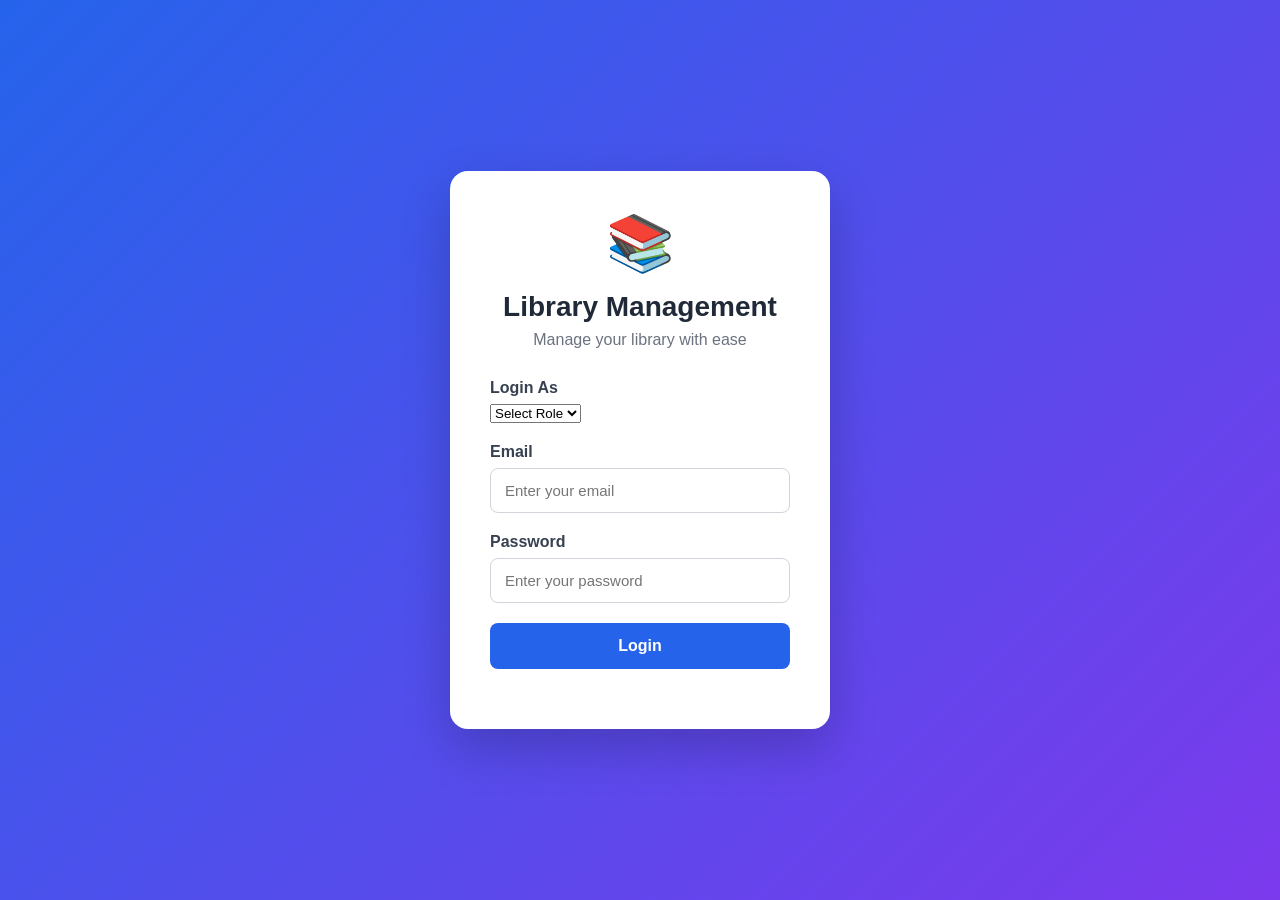
<file: ModernLibraryFrontend/index.html>
<!DOCTYPE html>
<html lang="en">
<head>
    <meta charset="UTF-8">
    <meta name="viewport" content="width=device-width, initial-scale=1.0">
    <title>Library Management System</title>
</head>
<body>

<script>
    window.location.href = "pages/login.html";
</script>

</body>
</html>
</file>
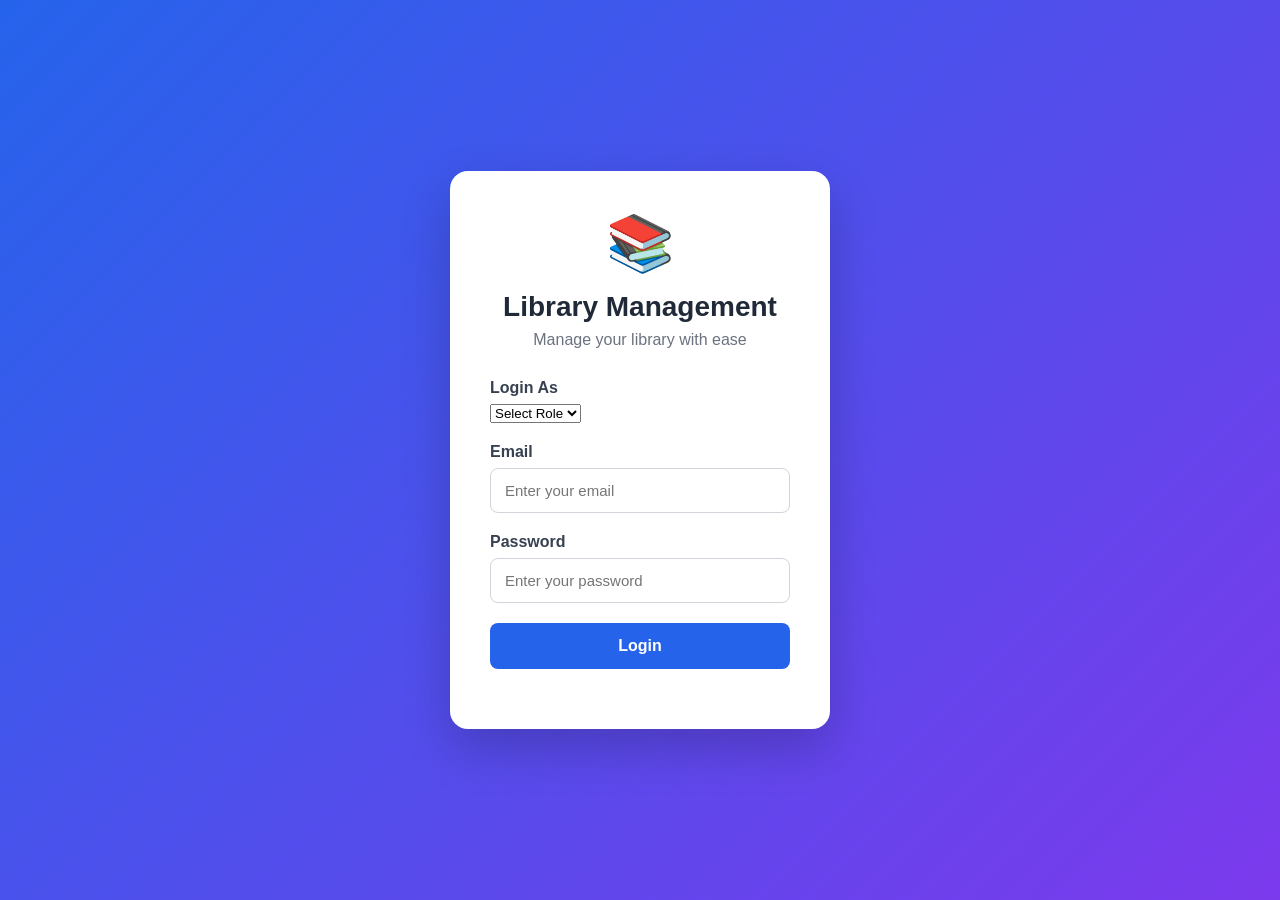
<file: ModernLibraryFrontend/pages/admin-dashboard.html>
<!DOCTYPE html>
<html lang="en">

<head>
    <meta charset="UTF-8">
    <meta name="viewport" content="width=device-width, initial-scale=1.0">

    <title>Library Management - Admin Dashboard</title>

    <link rel="stylesheet" href="../css/style.css">
</head>

<body class="dashboard-page">

    <!-- ============================= -->
    <!-- SIDEBAR -->
    <!-- ============================= -->

    <aside class="sidebar">

        <div class="sidebar-logo">
            📚
            <span>Library</span>
        </div>

        <nav class="sidebar-menu">

            <a href="#dashboard"
               class="menu-item active"
               onclick="showDashboard(event, this)">
                🏠
                <span>Dashboard</span>
            </a>

            <a href="#libraryCollection"
               class="menu-item"
               onclick="showBooks(event, this)">
                📚
                <span>Manage Books</span>
            </a>

            <a href="#searchInput"
               class="menu-item"
               onclick="focusSearch(event, this)">
                🔍
                <span>Search Books</span>
            </a>

            <a href="users.html" class="menu-item">
    👥
    <span>Users</span>
</a>

        </nav>
<div class="sidebar-bottom">

   <a href="settings.html" class="menu-item">
    ⚙️
    <span>Settings</span>
</a>

    <a href="#" class="menu-item logout" onclick="logout(event)">
        🚪
        <span>Logout</span>
    </a>

</div>
       
    </aside>


    <!-- ============================= -->
    <!-- MAIN CONTENT -->
    <!-- ============================= -->

    <main class="main-content" id="dashboard">

        <!-- TOP BAR -->

        <header class="topbar">

            <div>
                <h1>Dashboard</h1>

                <p>
                    Welcome back, Admin 👋
                </p>
            </div>

            <div class="admin-profile">

                <div class="profile-avatar">
                    A
                </div>

                <div>
                    <strong>Admin</strong>
                    <small>Administrator</small>
                </div>

            </div>

        </header>


        <!-- ============================= -->
        <!-- STATISTICS -->
        <!-- ============================= -->

        <section class="stats-grid">

            <div class="stat-card">

                <div class="stat-icon">
                    📚
                </div>

                <div>
                    <p>Total Books</p>
                    <h2 id="totalBooks">0</h2>
                </div>

            </div>


            <div class="stat-card">

                <div class="stat-icon">
                    ✅
                </div>

                <div>
                    <p>Available Books</p>
                    <h2 id="availableBooks">0</h2>
                </div>

            </div>


            <div class="stat-card">

                <div class="stat-icon">
                    📖
                </div>

                <div>
                    <p>Issued Books</p>
                    <h2 id="issuedBooks">0</h2>
                </div>

            </div>


            <div class="stat-card">

                <div class="stat-icon">
                    👥
                </div>

                <div>
                    <p>Total Users</p>
                    <h2 id="totalUsers">0</h2>
                </div>

            </div>

        </section>


        <!-- ============================= -->
        <!-- BOOKS SECTION -->
        <!-- ============================= -->

        <section class="dashboard-section" id="libraryCollection">

            <div class="section-header">

                <div>
                    <h2>Library Collection</h2>

                    <p>
                        Manage books in your library
                    </p>
                </div>

                <button
                    class="primary-button"
                    onclick="openAddBookModal()">

                    + Add Book

                </button>

            </div>


            <!-- SEARCH -->

            <div class="search-box">

                <input
                    type="text"
                    id="searchInput"
                    placeholder="Search books by title, author or category..."
                >

                <button type="button">
                    🔍
                </button>

            </div>


            <!-- BOOKS TABLE -->

            <div class="table-container">

                <table>

                    <thead>

                        <tr>

                            <th>ID</th>
                            <th>Title</th>
                            <th>Author</th>
                            <th>Category</th>
                            <th>ISBN</th>
                            <th>Quantity</th>
                            <th>Available</th>
                            <th>Actions</th>

                        </tr>

                    </thead>

                    <tbody id="booksTableBody">

                        <tr>

                            <td colspan="8">
                                Loading books...
                            </td>

                        </tr>

                    </tbody>

                </table>

            </div>

        </section>

    </main>


    <!-- ============================= -->
    <!-- ADD BOOK MODAL -->
    <!-- ============================= -->

    <div id="addBookModal" class="modal">

        <div class="modal-content">

            <div class="modal-header">

                <div>

                    <h2>Add New Book</h2>

                    <p>
                        Add a book to your library collection
                    </p>

                </div>

                <button
                    type="button"
                    class="close-button"
                    onclick="closeAddBookModal()">

                    ✕

                </button>

            </div>


            <form id="addBookForm">

                <div class="form-row">

                    <div class="dashboard-form-group">

                        <label>Book Title</label>

                        <input
                            type="text"
                            id="bookTitle"
                            placeholder="Enter book title"
                            required
                        >

                    </div>


                    <div class="dashboard-form-group">

                        <label>Author</label>

                        <input
                            type="text"
                            id="bookAuthor"
                            placeholder="Enter author name"
                            required
                        >

                    </div>

                </div>


                <div class="form-row">

                    <div class="dashboard-form-group">

                        <label>Category</label>

                        <input
                            type="text"
                            id="bookCategory"
                            placeholder="Enter category"
                            required
                        >

                    </div>


                    <div class="dashboard-form-group">

                        <label>ISBN</label>

                        <input
                            type="text"
                            id="bookIsbn"
                            placeholder="Enter ISBN"
                            required
                        >

                    </div>

                </div>


                <div class="form-row">

                    <div class="dashboard-form-group">

                        <label>Quantity</label>

                        <input
                            type="number"
                            id="bookQuantity"
                            placeholder="Enter quantity"
                            min="1"
                            required
                        >

                    </div>

                </div>


                <div class="modal-actions">

                    <button
                        type="button"
                        class="cancel-button"
                        onclick="closeAddBookModal()">

                        Cancel

                    </button>

                    <button
                        type="submit"
                        class="primary-button">

                        Add Book

                    </button>

                </div>

            </form>

        </div>

    </div>


    <!-- ============================= -->
    <!-- EDIT BOOK MODAL -->
    <!-- ============================= -->

    <div id="editBookModal" class="modal">

        <div class="modal-content">

            <div class="modal-header">

                <div>

                    <h2>Edit Book</h2>

                    <p>
                        Update book information
                    </p>

                </div>

                <button
                    type="button"
                    class="close-button"
                    onclick="closeEditBookModal()">

                    ✕

                </button>

            </div>


            <form id="editBookForm">

                <input
                    type="hidden"
                    id="editBookId"
                >


                <div class="form-row">

                    <div class="dashboard-form-group">

                        <label>Book Title</label>

                        <input
                            type="text"
                            id="editBookTitle"
                            placeholder="Enter book title"
                            required
                        >

                    </div>


                    <div class="dashboard-form-group">

                        <label>Author</label>

                        <input
                            type="text"
                            id="editBookAuthor"
                            placeholder="Enter author name"
                            required
                        >

                    </div>

                </div>


                <div class="form-row">

                    <div class="dashboard-form-group">

                        <label>Category</label>

                        <input
                            type="text"
                            id="editBookCategory"
                            placeholder="Enter category"
                            required
                        >

                    </div>


                    <div class="dashboard-form-group">

                        <label>ISBN</label>

                        <input
                            type="text"
                            id="editBookIsbn"
                            placeholder="Enter ISBN"
                            required
                        >

                    </div>

                </div>


                <div class="form-row">

                    <div class="dashboard-form-group">

                        <label>Quantity</label>

                        <input
                            type="number"
                            id="editBookQuantity"
                            min="1"
                            required
                        >

                    </div>

                </div>


                <div class="modal-actions">

                    <button
                        type="button"
                        class="cancel-button"
                        onclick="closeEditBookModal()">

                        Cancel

                    </button>

                    <button
                        type="submit"
                        class="primary-button">

                        Update Book

                    </button>

                </div>

            </form>

        </div>

    </div>


    <!-- JAVASCRIPT -->

    <script src="../js/app.js"></script>

</body>

</html>
</file>
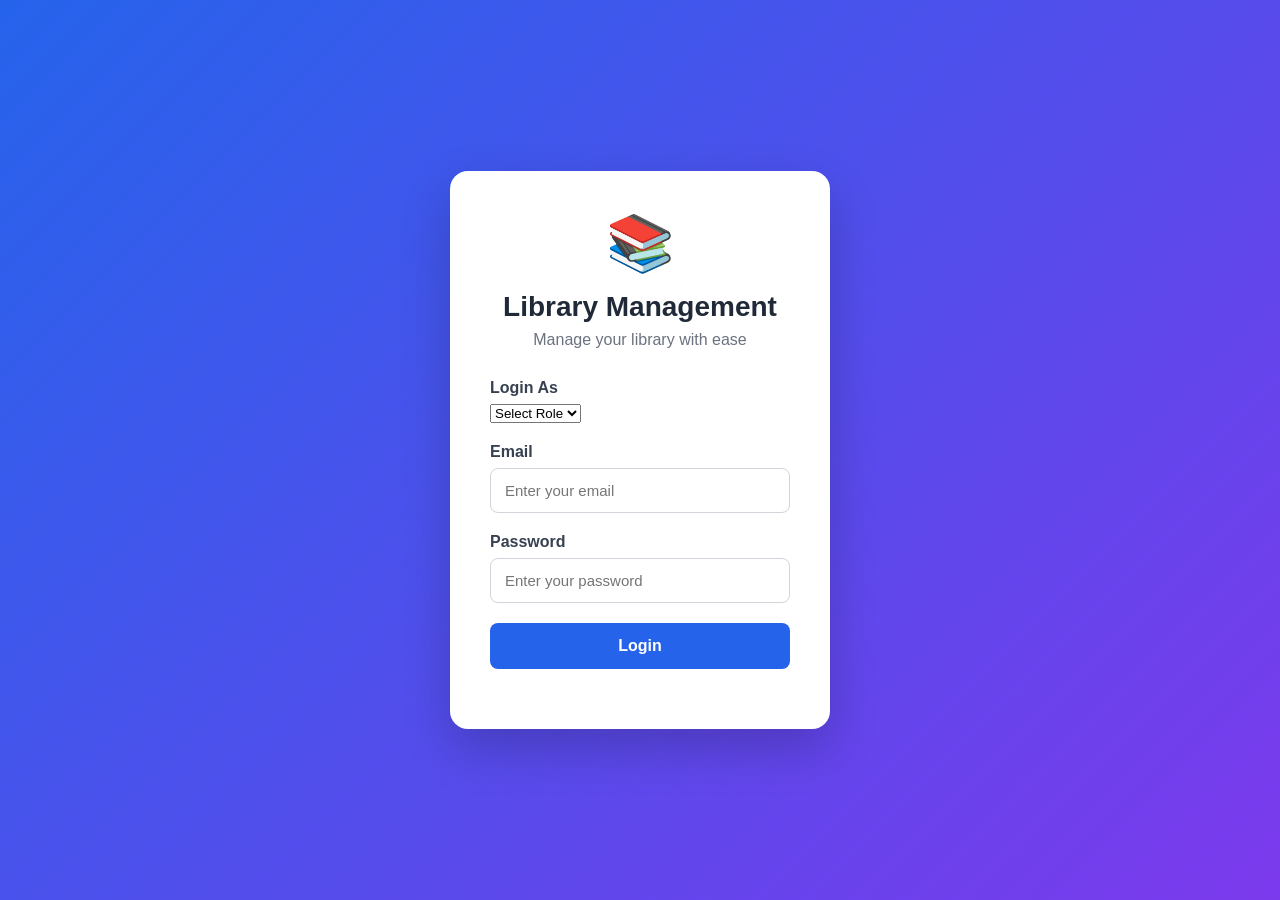
<file: ModernLibraryFrontend/pages/login.html>
<!DOCTYPE html>
<html lang="en">
<head>
    <meta charset="UTF-8">
    <meta name="viewport" content="width=device-width, initial-scale=1.0">

    <title>Library Management System - Login</title>

    <link rel="stylesheet" href="../css/style.css">
</head>

<body class="login-page">

    <div class="login-container">

        <div class="login-card">

            <div class="library-icon">
                📚
            </div>

            <h1>Library Management</h1>

            <p class="login-subtitle">
                Manage your library with ease
            </p>

            <form id="loginForm">
                <div class="form-group">

    <label for="role">Login As</label>

    <select id="role" required>

        <option value="">Select Role</option>

        <option value="admin">Admin</option>

        <option value="user">User</option>

    </select>

</div>

                <div class="form-group">
                    <label for="email">Email</label>

                    <input
                        type="email"
                        id="email"
                        placeholder="Enter your email"
                        required
                    >
                </div>

                <div class="form-group">
                    <label for="password">Password</label>

                    <input
                        type="password"
                        id="password"
                        placeholder="Enter your password"
                        required
                    >
                </div>

                <button type="submit" class="login-button">
                    Login
                </button>

            </form>

            <p id="loginMessage" class="login-message"></p>

        </div>

    </div>

    <script src="../js/auth.js"></script>

</body>
</html>
</file>
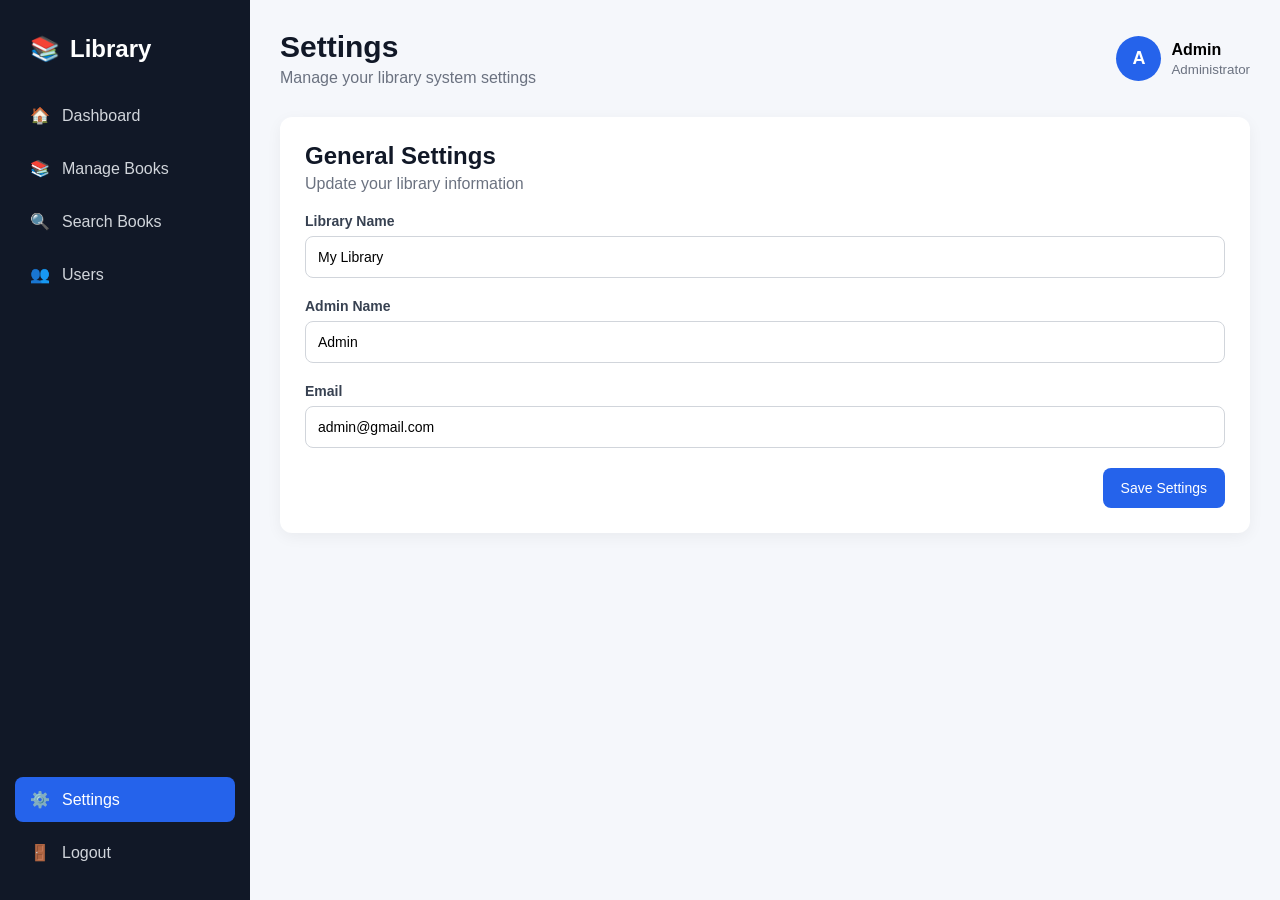
<file: ModernLibraryFrontend/pages/settings.html>
<!DOCTYPE html>
<html lang="en">

<head>

    <meta charset="UTF-8">

    <meta name="viewport"
          content="width=device-width, initial-scale=1.0">

    <title>Library Management - Settings</title>

    <link rel="stylesheet"
          href="../css/style.css">

</head>

<body class="dashboard-page">

    <!-- SIDEBAR -->

    <aside class="sidebar">

        <div class="sidebar-logo">
            📚
            <span>Library</span>
        </div>

        <nav class="sidebar-menu">

            <a href="admin-dashboard.html"
               class="menu-item">
                🏠
                <span>Dashboard</span>
            </a>

            <a href="admin-dashboard.html"
               class="menu-item">
                📚
                <span>Manage Books</span>
            </a>

            <a href="admin-dashboard.html"
               class="menu-item">
                🔍
                <span>Search Books</span>
            </a>

            <a href="#"
               class="menu-item">
                👥
                <span>Users</span>
            </a>

        </nav>

        <div class="sidebar-bottom">

            <a href="settings.html"
               class="menu-item active">
                ⚙️
                <span>Settings</span>
            </a>

            <a href="login.html"
               class="menu-item logout">
                🚪
                <span>Logout</span>
            </a>

        </div>

    </aside>


    <!-- MAIN CONTENT -->

    <main class="main-content">

        <header class="topbar">

            <div>

                <h1>Settings</h1>

                <p>
                    Manage your library system settings
                </p>

            </div>


            <div class="admin-profile">

                <div class="profile-avatar">
                    A
                </div>

                <div>

                    <strong>Admin</strong>

                    <small>
                        Administrator
                    </small>

                </div>

            </div>

        </header>


        <!-- SETTINGS -->

        <section class="dashboard-section">

            <div class="section-header">

                <div>

                    <h2>General Settings</h2>

                    <p>
                        Update your library information
                    </p>

                </div>

            </div>


            <div class="settings-form">

                <div class="dashboard-form-group">

                    <label>
                        Library Name
                    </label>

                    <input
                        type="text"
                        id="libraryName"
                        value="My Library"
                    >

                </div>


                <div class="dashboard-form-group">

                    <label>
                        Admin Name
                    </label>

                    <input
                        type="text"
                        id="adminName"
                        value="Admin"
                    >

                </div>


                <div class="dashboard-form-group">

                    <label>
                        Email
                    </label>

                    <input
                        type="email"
                        id="adminEmail"
                        value="admin@gmail.com"
                    >

                </div>


                <div class="modal-actions">

                    <button
                        class="primary-button"
                        onclick="saveSettings()">

                        Save Settings

                    </button>

                </div>

            </div>

        </section>

    </main>


    <script>

        function saveSettings() {

            const libraryName =
                document.getElementById("libraryName").value;

            const adminName =
                document.getElementById("adminName").value;

            const adminEmail =
                document.getElementById("adminEmail").value;


            if (
                libraryName.trim() === "" ||
                adminName.trim() === "" ||
                adminEmail.trim() === ""
            ) {

                alert("Please fill all fields");

                return;

            }


            alert("Settings saved successfully!");

        }

    </script>

</body>

</html>
</file>
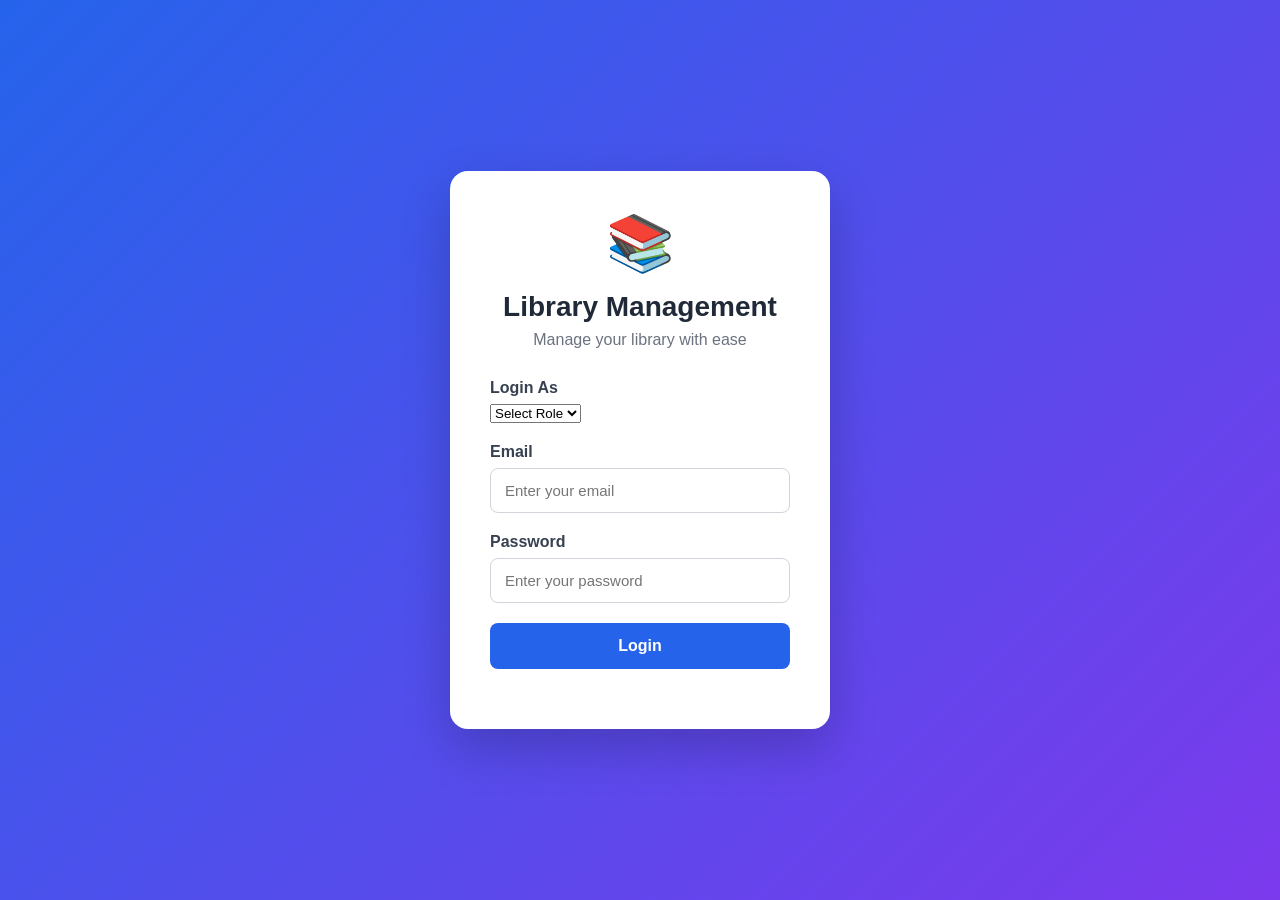
<file: ModernLibraryFrontend/pages/user-dashboard.html>
<!DOCTYPE html>
<html lang="en">

<head>

    <meta charset="UTF-8">

    <meta
        name="viewport"
        content="width=device-width, initial-scale=1.0"
    >

    <title>Library Management - User Dashboard</title>

    <link
        rel="stylesheet"
        href="../css/style.css"
    >

</head>


<body class="dashboard-page">


    <!-- ============================= -->
    <!-- SIDEBAR -->
    <!-- ============================= -->

    <aside class="sidebar">


        <div class="sidebar-logo">

            📚

            <span>Library</span>

        </div>


        <nav class="sidebar-menu">


            <a
                href="#dashboard"
                class="menu-item active"
                onclick="showUserDashboard(event, this)"
            >

                🏠

                <span>Dashboard</span>

            </a>


            <a
                href="#availableBooks"
                class="menu-item"
                onclick="showAvailableBooks(event, this)"
            >

                📚

                <span>Available Books</span>

            </a>


            <a
                href="#myBooks"
                class="menu-item"
                onclick="showMyBooks(event, this)"
            >

                📖

                <span>My Books</span>

            </a>


            <a
                href="#searchBooks"
                class="menu-item"
                onclick="showSearchBooks(event, this)"
            >

                🔍

                <span>Search Books</span>

            </a>


        </nav>


        <div class="sidebar-bottom">


            <a
                href="settings.html"
                class="menu-item"
            >

                ⚙️

                <span>Settings</span>

            </a>


            <a
                href="#"
                class="menu-item logout"
                onclick="logout(event)"
            >

                🚪

                <span>Logout</span>

            </a>


        </div>


    </aside>



    <!-- ============================= -->
    <!-- MAIN CONTENT -->
    <!-- ============================= -->

    <main
        class="main-content"
        id="dashboard"
    >


        <!-- ============================= -->
        <!-- TOP BAR -->
        <!-- ============================= -->

        <header class="topbar">


            <div>

                <h1 id="pageTitle">
                    Dashboard
                </h1>


                <p id="pageSubtitle">

                    Welcome back, User 👋

                </p>

            </div>


            <div class="admin-profile">


                <div class="profile-avatar">

                    U

                </div>


                <div>

                    <strong id="userName">
                        User
                    </strong>

                    <small>
                        Library Member
                    </small>

                </div>


            </div>


        </header>



        <!-- ============================= -->
        <!-- DASHBOARD HOME -->
        <!-- ============================= -->

        <div id="dashboardSection">


            <!-- ============================= -->
            <!-- STATISTICS -->
            <!-- ============================= -->

            <section class="stats-grid">


                <div class="stat-card">


                    <div class="stat-icon">

                        📚

                    </div>


                    <div>

                        <p>Total Books</p>

                        <h2 id="userTotalBooks">
                            0
                        </h2>

                    </div>


                </div>



                <div class="stat-card">


                    <div class="stat-icon">

                        ✅

                    </div>


                    <div>

                        <p>Available Books</p>

                        <h2 id="userAvailableBooks">
                            0
                        </h2>

                    </div>


                </div>



                <div class="stat-card">


                    <div class="stat-icon">

                        📖

                    </div>


                    <div>

                        <p>My Books</p>

                        <h2 id="myBooksCount">
                            0
                        </h2>

                    </div>


                </div>


            </section>



            <!-- ============================= -->
            <!-- QUICK ACTIONS -->
            <!-- ============================= -->

            <section class="dashboard-section">


                <div class="section-header">


                    <div>

                        <h2>
                            Quick Actions
                        </h2>


                        <p>

                            Quickly access your
                            library features.

                        </p>

                    </div>


                </div>



                <div class="quick-actions">


                    <div
                        class="quick-action-card"
                        onclick="openAvailableBooks()"
                    >

                        <div class="quick-action-icon">

                            📚

                        </div>


                        <div>

                            <h3>
                                Browse Books
                            </h3>


                            <p>
                                View books available
                                for borrowing.
                            </p>

                        </div>


                    </div>



                    <div
                        class="quick-action-card"
                        onclick="openSearchBooks()"
                    >

                        <div class="quick-action-icon">

                            🔍

                        </div>


                        <div>

                            <h3>
                                Search Books
                            </h3>


                            <p>
                                Find a book by title,
                                author or category.
                            </p>

                        </div>


                    </div>



                    <div
                        class="quick-action-card"
                        onclick="openMyBooks()"
                    >

                        <div class="quick-action-icon">

                            📖

                        </div>


                        <div>

                            <h3>
                                My Books
                            </h3>


                            <p>
                                View books currently
                                borrowed by you.
                            </p>

                        </div>


                    </div>


                </div>


            </section>



            <!-- ============================= -->
            <!-- AVAILABLE BOOKS PREVIEW -->
            <!-- ============================= -->

            <section class="dashboard-section">


                <div class="section-header">


                    <div>

                        <h2>
                            Available Books
                        </h2>


                        <p>

                            Books currently available
                            in the library.

                        </p>

                    </div>


                    <button
                        class="primary-button"
                        onclick="openAvailableBooks()"
                    >

                        View All Books

                    </button>


                </div>



                <div class="table-container">


                    <table>


                        <thead>

                            <tr>

                                <th>ID</th>

                                <th>Title</th>

                                <th>Author</th>

                                <th>Category</th>

                                <th>Available</th>

                                <th>Action</th>

                            </tr>

                        </thead>


                        <tbody id="dashboardBooksTableBody">


                            <tr>

                                <td colspan="6">

                                    Loading books...

                                </td>

                            </tr>


                        </tbody>


                    </table>


                </div>


            </section>


        </div>



        <!-- ============================= -->
        <!-- AVAILABLE BOOKS PAGE -->
        <!-- ============================= -->

        <section
            class="dashboard-section"
            id="availableBooksSection"
            style="display: none;"
        >


            <div class="section-header">


                <div>

                    <h2>
                        Available Books
                    </h2>


                    <p>
                        Browse books available
                        for borrowing.
                    </p>

                </div>


            </div>



            <div class="table-container">


                <table>


                    <thead>

                        <tr>

                            <th>ID</th>

                            <th>Title</th>

                            <th>Author</th>

                            <th>Category</th>

                            <th>ISBN</th>

                            <th>Available</th>

                            <th>Action</th>

                        </tr>

                    </thead>


                    <tbody id="userBooksTableBody">


                        <tr>

                            <td colspan="7">

                                Loading books...

                            </td>

                        </tr>


                    </tbody>


                </table>


            </div>


        </section>



        <!-- ============================= -->
        <!-- MY BOOKS PAGE -->
        <!-- ============================= -->

        <section
            class="dashboard-section"
            id="myBooksSection"
            style="display: none;"
        >


            <div class="section-header">


                <div>

                    <h2>
                        My Books
                    </h2>


                    <p>
                        Books borrowed by you.
                    </p>

                </div>


            </div>



            <div class="table-container">


                <table>


                    <thead>

                        <tr>

                            <th>Book ID</th>

                            <th>Title</th>

                            <th>Author</th>

                            <th>Borrowed Date</th>

                            <th>Status</th>

                            <th>Action</th>

                        </tr>

                    </thead>


                    <tbody id="myBooksTableBody">


                        <tr>

                            <td colspan="6">

                                You have not borrowed
                                any books yet.

                            </td>

                        </tr>


                    </tbody>


                </table>


            </div>


        </section>



        <!-- ============================= -->
        <!-- SEARCH PAGE -->
        <!-- ============================= -->

        <section
            class="dashboard-section"
            id="searchBooksSection"
            style="display: none;"
        >


            <div class="section-header">


                <div>

                    <h2>
                        Search Books
                    </h2>


                    <p>
                        Find books in the library.
                    </p>

                </div>


            </div>



            <div class="search-box">


                <input
                    type="text"
                    id="userSearchInput"
                    placeholder="Search books by title, author or category..."
                >


                <button type="button">

                    🔍

                </button>


            </div>



            <div class="table-container">


                <table>


                    <thead>

                        <tr>

                            <th>ID</th>

                            <th>Title</th>

                            <th>Author</th>

                            <th>Category</th>

                            <th>ISBN</th>

                            <th>Available</th>

                            <th>Action</th>

                        </tr>

                    </thead>


                    <tbody id="searchBooksTableBody">


                        <tr>

                            <td colspan="7">

                                Search for a book.

                            </td>

                        </tr>


                    </tbody>


                </table>


            </div>


        </section>


    </main>



    <script src="../js/user.js"></script>


</body>

</html>
</file>
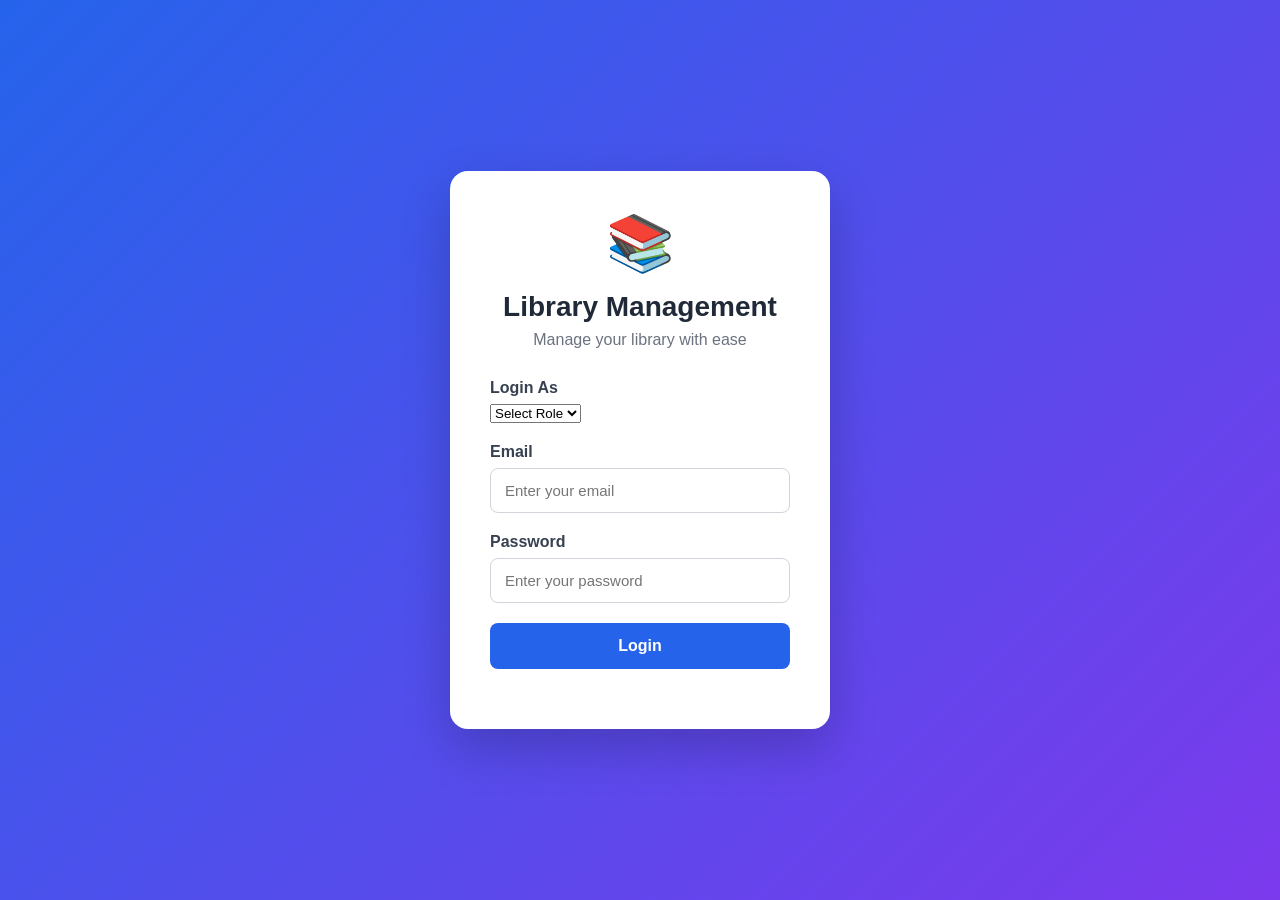
<file: ModernLibraryFrontend/pages/users.html>
<!DOCTYPE html>
<html lang="en">

<head>

    <meta charset="UTF-8">

    <meta
        name="viewport"
        content="width=device-width, initial-scale=1.0"
    >

    <title>Library Management - Users</title>

    <link
        rel="stylesheet"
        href="../css/style.css"
    >

</head>


<body class="dashboard-page">


    <!-- ============================= -->
    <!-- SIDEBAR -->
    <!-- ============================= -->

    <aside class="sidebar">


        <div class="sidebar-logo">

            📚

            <span>Library</span>

        </div>


        <nav class="sidebar-menu">


            <a
                href="admin-dashboard.html"
                class="menu-item"
            >

                🏠

                <span>Dashboard</span>

            </a>


            <a
                href="admin-dashboard.html#libraryCollection"
                class="menu-item"
            >

                📚

                <span>Manage Books</span>

            </a>


            <a
                href="admin-dashboard.html#searchInput"
                class="menu-item"
            >

                🔍

                <span>Search Books</span>

            </a>


            <a
                href="users.html"
                class="menu-item active"
            >

                👥

                <span>Users</span>

            </a>


        </nav>


        <div class="sidebar-bottom">


            <a
                href="settings.html"
                class="menu-item"
            >

                ⚙️

                <span>Settings</span>

            </a>


            <a
                href="#"
                class="menu-item logout"
                onclick="logout(event)"
            >

                🚪

                <span>Logout</span>

            </a>


        </div>


    </aside>



    <!-- ============================= -->
    <!-- MAIN CONTENT -->
    <!-- ============================= -->

    <main class="main-content">


        <!-- TOPBAR -->

        <header class="topbar">


            <div>

                <h1>
                    Users
                </h1>


                <p>
                    Manage library users
                </p>

            </div>


            <div class="admin-profile">


                <div class="profile-avatar">

                    A

                </div>


                <div>

                    <strong>
                        Admin
                    </strong>


                    <small>
                        Administrator
                    </small>

                </div>


            </div>


        </header>



        <!-- ============================= -->
        <!-- USERS SECTION -->
        <!-- ============================= -->

        <section class="dashboard-section">


            <div class="section-header">


                <div>

                    <h2>
                        Library Users
                    </h2>


                    <p>
                        View registered users
                    </p>

                </div>


            </div>



            <!-- SEARCH USERS -->

            <div class="search-box">


                <input
                    type="text"
                    id="userSearchInput"
                    placeholder="Search users by name or email..."
                >


                <button type="button">

                    🔍

                </button>


            </div>



            <!-- USERS TABLE -->

            <div class="table-container">


                <table>


                    <thead>

                        <tr>

                            <th>ID</th>

                            <th>Name</th>

                            <th>Email</th>

                            <th>Role</th>

                            <th>Status</th>

                        </tr>

                    </thead>


                    <tbody id="usersTableBody">


                        <tr>

                            <td colspan="5">

                                Loading users...

                            </td>

                        </tr>


                    </tbody>


                </table>


            </div>


        </section>


    </main>



    <!-- JAVASCRIPT -->

    <script src="../js/users.js"></script>


</body>

</html>
</file>
<file: ModernLibraryFrontend/css/style.css>
* {
    margin: 0;
    padding: 0;
    box-sizing: border-box;
}

body {
    font-family: Arial, sans-serif;
}


/* ======================================== */
/* LOGIN PAGE */
/* ======================================== */

.login-page {
    min-height: 100vh;

    display: flex;

    justify-content: center;

    align-items: center;

    background: linear-gradient(
        135deg,
        #2563eb,
        #7c3aed
    );
}

.login-container {
    width: 100%;

    max-width: 420px;

    padding: 20px;
}

.login-card {
    background: white;

    padding: 40px;

    border-radius: 18px;

    box-shadow:
        0 20px 50px rgba(0, 0, 0, 0.2);

    text-align: center;
}

.library-icon {
    font-size: 55px;

    margin-bottom: 15px;
}

.login-card h1 {
    font-size: 28px;

    color: #1f2937;

    margin-bottom: 8px;
}

.login-subtitle {
    color: #6b7280;

    margin-bottom: 30px;
}

.form-group {
    text-align: left;

    margin-bottom: 20px;
}

.form-group label {
    display: block;

    margin-bottom: 7px;

    font-weight: 600;

    color: #374151;
}

.form-group input {
    width: 100%;

    padding: 13px 14px;

    border: 1px solid #d1d5db;

    border-radius: 8px;

    font-size: 15px;

    outline: none;
}

.form-group input:focus {
    border-color: #2563eb;

    box-shadow:
        0 0 0 3px rgba(
            37,
            99,
            235,
            0.1
        );
}

.login-button {
    width: 100%;

    padding: 14px;

    border: none;

    border-radius: 8px;

    background: #2563eb;

    color: white;

    font-size: 16px;

    font-weight: 600;

    cursor: pointer;
}

.login-button:hover {
    background: #1d4ed8;
}

.login-message {
    margin-top: 20px;

    font-size: 14px;
}


/* ======================================== */
/* ADMIN DASHBOARD */
/* ======================================== */

.dashboard-page {
    min-height: 100vh;

    background: #f5f7fb;

    display: flex;
}


/* ======================================== */
/* SIDEBAR */
/* ======================================== */

.sidebar {
    width: 250px;

    min-height: 100vh;

    background: #111827;

    color: white;

    padding: 25px 15px;

    display: flex;

    flex-direction: column;

    flex-shrink: 0;
}

.sidebar-logo {
    font-size: 24px;

    font-weight: bold;

    padding: 10px 15px 30px;

    display: flex;

    align-items: center;

    gap: 10px;
}

.sidebar-menu {
    display: flex;

    flex-direction: column;

    gap: 8px;
}

.menu-item {
    text-decoration: none;

    color: #d1d5db;

    padding: 13px 15px;

    border-radius: 8px;

    display: flex;

    align-items: center;

    gap: 12px;

    transition: 0.2s;

    cursor: pointer;
}

.menu-item:hover {
    background: #1f2937;

    color: white;
}

.menu-item.active {
    background: #2563eb;

    color: white;
}

.sidebar-bottom {
    margin-top: auto;

    display: flex;

    flex-direction: column;

    gap: 8px;
}

.logout:hover {
    background: #991b1b;
}


/* ======================================== */
/* MAIN CONTENT */
/* ======================================== */

.main-content {
    flex: 1;

    padding: 30px;

    overflow-x: auto;

    min-width: 0;
}


/* ======================================== */
/* TOP BAR */
/* ======================================== */

.topbar {
    display: flex;

    justify-content: space-between;

    align-items: center;

    margin-bottom: 30px;
}

.topbar h1 {
    font-size: 30px;

    color: #111827;

    margin-bottom: 5px;
}

.topbar p {
    color: #6b7280;
}

.admin-profile {
    display: flex;

    align-items: center;

    gap: 10px;
}

.profile-avatar {
    width: 45px;

    height: 45px;

    border-radius: 50%;

    background: #2563eb;

    color: white;

    display: flex;

    align-items: center;

    justify-content: center;

    font-weight: bold;

    font-size: 18px;
}

.admin-profile strong,
.admin-profile small {
    display: block;
}

.admin-profile small {
    color: #6b7280;

    margin-top: 3px;
}


/* ======================================== */
/* STATISTICS */
/* ======================================== */

.stats-grid {
    display: grid;

    grid-template-columns:
        repeat(4, 1fr);

    gap: 20px;

    margin-bottom: 30px;
}

.stat-card {
    background: white;

    padding: 22px;

    border-radius: 12px;

    box-shadow:
        0 4px 15px rgba(
            0,
            0,
            0,
            0.06
        );

    display: flex;

    align-items: center;

    gap: 15px;
}

.stat-icon {
    width: 50px;

    height: 50px;

    background: #eff6ff;

    border-radius: 10px;

    display: flex;

    align-items: center;

    justify-content: center;

    font-size: 23px;
}

.stat-card p {
    color: #6b7280;

    font-size: 14px;

    margin-bottom: 5px;
}

.stat-card h2 {
    color: #111827;

    font-size: 25px;
}


/* ======================================== */
/* DASHBOARD SECTION */
/* ======================================== */

.dashboard-section {
    background: white;

    border-radius: 12px;

    padding: 25px;

    box-shadow:
        0 4px 15px rgba(
            0,
            0,
            0,
            0.05
        );
}

.section-header {
    display: flex;

    justify-content: space-between;

    align-items: center;

    margin-bottom: 20px;
}

.section-header h2 {
    color: #111827;

    margin-bottom: 5px;
}

.section-header p {
    color: #6b7280;
}


/* ======================================== */
/* BUTTONS */
/* ======================================== */

.primary-button {
    border: none;

    background: #2563eb;

    color: white;

    padding: 12px 18px;

    border-radius: 8px;

    font-size: 14px;

    cursor: pointer;
}

.primary-button:hover {
    background: #1d4ed8;
}


/* ======================================== */
/* SEARCH */
/* ======================================== */

.search-box {
    display: flex;

    margin-bottom: 20px;
}

.search-box input {
    flex: 1;

    padding: 12px 15px;

    border: 1px solid #d1d5db;

    border-radius: 8px 0 0 8px;

    outline: none;

    font-size: 14px;
}

.search-box input:focus {
    border-color: #2563eb;

    box-shadow:
        0 0 0 3px rgba(
            37,
            99,
            235,
            0.1
        );
}

.search-box button {
    width: 50px;

    border: none;

    background: #2563eb;

    color: white;

    border-radius: 0 8px 8px 0;

    cursor: pointer;
}


/* ======================================== */
/* TABLE */
/* ======================================== */

.table-container {
    width: 100%;

    overflow-x: auto;
}

table {
    width: 100%;

    border-collapse: collapse;
}

thead {
    background: #f9fafb;
}

th {
    text-align: left;

    padding: 14px;

    color: #374151;

    font-size: 13px;

    border-bottom: 1px solid #e5e7eb;
}

td {
    padding: 14px;

    border-bottom: 1px solid #e5e7eb;

    color: #4b5563;

    font-size: 14px;
}

tbody tr:hover {
    background: #f9fafb;
}


/* ======================================== */
/* ACTION BUTTONS */
/* ======================================== */

.action-button {
    border: none;

    background: transparent;

    cursor: pointer;

    font-size: 17px;

    margin-right: 8px;

    padding: 5px;

    border-radius: 5px;
}

.action-button:hover {
    background: #f3f4f6;
}

.delete-button:hover {
    background: #fee2e2;
}


/* ======================================== */
/* MODAL */
/* ======================================== */

.modal {
    display: none;

    position: fixed;

    top: 0;

    left: 0;

    width: 100%;

    height: 100%;

    background: rgba(
        0,
        0,
        0,
        0.5
    );

    align-items: center;

    justify-content: center;

    z-index: 1000;

    padding: 20px;
}

.modal-content {
    width: 90%;

    max-width: 650px;

    max-height: 90vh;

    overflow-y: auto;

    background: white;

    border-radius: 15px;

    padding: 30px;

    box-shadow:
        0 20px 50px rgba(
            0,
            0,
            0,
            0.2
        );
}

.modal-header {
    display: flex;

    justify-content: space-between;

    align-items: flex-start;

    margin-bottom: 25px;
}

.modal-header h2 {
    color: #111827;

    margin-bottom: 5px;
}

.modal-header p {
    color: #6b7280;

    font-size: 14px;
}

.close-button {
    border: none;

    background: #f3f4f6;

    width: 35px;

    height: 35px;

    border-radius: 50%;

    cursor: pointer;

    font-size: 16px;
}

.close-button:hover {
    background: #e5e7eb;
}


/* ======================================== */
/* FORM */
/* ======================================== */

.form-row {
    display: grid;

    grid-template-columns:
        1fr 1fr;

    gap: 20px;
}

.dashboard-form-group {
    margin-bottom: 20px;
}

.dashboard-form-group label {
    display: block;

    margin-bottom: 7px;

    font-weight: 600;

    color: #374151;

    font-size: 14px;
}

.dashboard-form-group input {
    width: 100%;

    padding: 12px;

    border: 1px solid #d1d5db;

    border-radius: 8px;

    outline: none;

    font-size: 14px;
}

.dashboard-form-group input:focus {
    border-color: #2563eb;

    box-shadow:
        0 0 0 3px rgba(
            37,
            99,
            235,
            0.1
        );
}


/* ======================================== */
/* MODAL ACTIONS */
/* ======================================== */

.modal-actions {
    display: flex;

    justify-content: flex-end;

    gap: 10px;

    margin-top: 10px;
}

.cancel-button {
    padding: 12px 18px;

    border: 1px solid #d1d5db;

    background: white;

    color: #374151;

    border-radius: 8px;

    cursor: pointer;
}

.cancel-button:hover {
    background: #f3f4f6;
}


/* ======================================== */
/* RESPONSIVE */
/* ======================================== */

@media (max-width: 1000px) {

    .stats-grid {
        grid-template-columns:
            repeat(2, 1fr);
    }

}


@media (max-width: 700px) {

    .sidebar {
        width: 70px;

        padding: 25px 8px;
    }

    .sidebar-logo {
        justify-content: center;

        padding-left: 0;

        padding-right: 0;
    }

    .sidebar-logo span,
    .menu-item span {
        display: none;
    }

    .menu-item {
        justify-content: center;

        padding: 13px 8px;
    }

    .main-content {
        padding: 20px;
    }

    .stats-grid {
        grid-template-columns: 1fr;
    }

    .section-header {
        align-items: flex-start;

        gap: 15px;

        flex-direction: column;
    }

    .topbar {
        align-items: flex-start;

        gap: 20px;

        flex-direction: column;
    }

}


@media (max-width: 600px) {

    .form-row {
        grid-template-columns: 1fr;

        gap: 0;
    }

    .modal-content {
        padding: 20px;
    }

}
/* ============================= */
/* USER DASHBOARD QUICK ACTIONS */
/* ============================= */

.quick-actions {
    display: grid;
    grid-template-columns: repeat(3, 1fr);
    gap: 20px;
    margin-top: 20px;
    width: 100%;
}

.quick-action-card {
    display: flex;
    align-items: center;
    gap: 18px;

    background: #ffffff;
    border: 1px solid #e5e7eb;
    border-radius: 16px;

    padding: 24px;

    cursor: pointer;

    transition: all 0.2s ease;

    min-height: 120px;
}

.quick-action-card:hover {
    transform: translateY(-3px);
    box-shadow: 0 8px 25px rgba(0, 0, 0, 0.08);
}

.quick-action-icon {
    width: 55px;
    height: 55px;

    display: flex;
    align-items: center;
    justify-content: center;

    background: #f1f5f9;

    border-radius: 14px;

    font-size: 28px;

    flex-shrink: 0;
}

.quick-action-card h3 {
    margin: 0 0 6px 0;

    font-size: 18px;
}

.quick-action-card p {
    margin: 0;

    color: #64748b;

    font-size: 14px;

    line-height: 1.5;
}


/* ============================= */
/* USER DASHBOARD SECTIONS */
/* ============================= */

#dashboardSection {
    display: block;
}

#availableBooksSection,
#myBooksSection,
#searchBooksSection {
    display: none;
}


/* ============================= */
/* RESPONSIVE */
/* ============================= */

@media (max-width: 900px) {

    .quick-actions {
        grid-template-columns: 1fr;
    }

}
</file>
